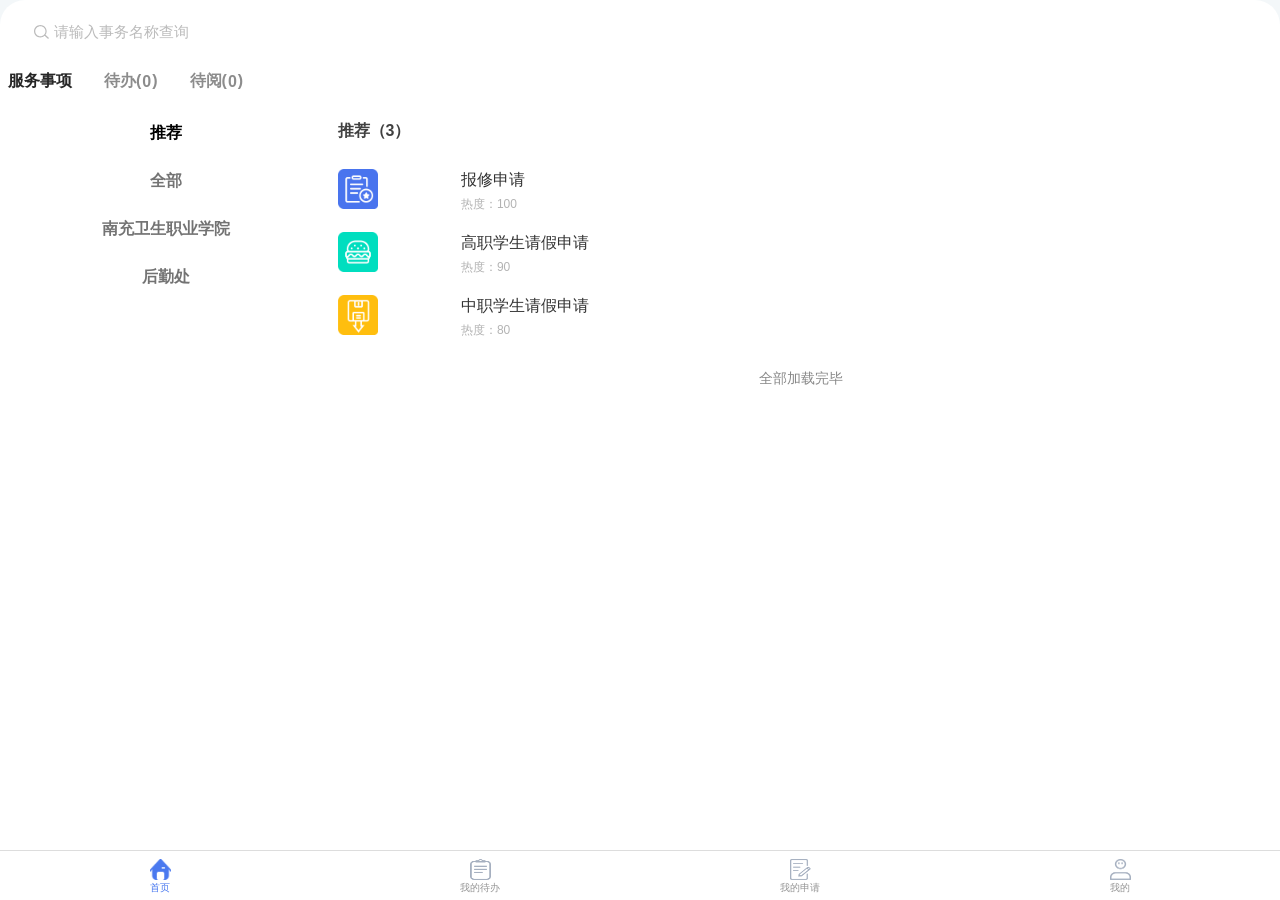
<file: index.html>
<!DOCTYPE html>
<html lang="en-US" data-scale="true">
<head>
  <meta charset="UTF-8" />
  <meta http-equiv="X-UA-Compatible" content="IE=edge,chrome=1" />
  <meta name="renderer" content="webkit|ie-comp|ie-stand" />

  <!-- <meta http-equiv="x-dns-prefetch-control" content="on" /> -->
  <!-- <link rel="dns-prefetch" href="//xlsdg.github.io" /> -->

  <meta name="format-detection" content="telephone=no,email=no" />
  <link rel="icon" type="image/png" href="./titleIcon.png" sizes="16x16">

  <!-- <link type="image/x-icon" rel="icon" href="/favicon.ico" />
  <link type="image/x-icon" rel="shortcut icon" href="/favicon.ico" />
  <link type="image/x-icon" rel="bookmark" href="/favicon.ico" /> -->

  <title>事务中心</title>

  <!-- set `maximum-scale` for some compatibility issues -->
  <meta name="viewport" content="width=device-width, initial-scale=1, maximum-scale=1, minimum-scale=1, user-scalable=no" />

  <meta http-equiv="Cache-Control" content="no-cache,no-store,must-revalidate" />
  <meta http-equiv="Pragma" content="no-cache" />
  <meta http-equiv="Expires" content="0" />

  <!-- <script src="//as.alipayobjects.com/g/component/fastclick/1.0.6/fastclick.js"></script> -->
  <!-- <script type="text/javascript" src='./fastclick.js'></script> -->

  <script>
    window.homePage = '2';  //  1-使用旧首页，其他使用新首页 "2"-新首页
    window.appBaseOn = '_app_base_on'
    window.systemName = '_systemName' // 事务中心和后勤系统共存问题
    window.casStatus = false || false;
    try {
        window.openLoginPage = _openLoginPage;
    } catch (error) {
        window.openLoginPage = false;
    }
    window.gateway_version = 'false'; // 3-新网关
    window.casLoginUrl = ''; //https://192.168.60.20:4103/lyuapServer/login
    window.casLogoutUrl = '';
    //项目地版本，用于做特殊处理
    window.lytype = '';
    // 退出时解绑公众号
    window.gzhUnbind = false;
    // fastclick导致点击不灵敏
    // FastClick.prototype.focus = function(targetElement) {
    //   let length;
    //   if (
    //     targetElement.setSelectionRange &&
    //     targetElement.type.indexOf("date") !== 0 &&
    //     targetElement.type !== "time" &&
    //     targetElement.type !== "month"
    //   ) {
    //     length = targetElement.value.length;
    //     targetElement.focus();
    //     targetElement.setSelectionRange(length, length);
    //   } else {
    //     targetElement.focus();
    //   }
    // };
    // if ('addEventListener' in document) {
    //   document.addEventListener('DOMContentLoaded', function() {
    //     FastClick.attach(document.body);
    //   }, false);
    // }
    /* 原版这里会 document.writeln 引 //as.alipayobjects.com 的 es6-promise，
       断网 / 离线场景下拉不到会卡住加载。现代 WebView（Android 5+）都已内置 Promise，
       这里直接去掉外链，纯离线可跑。 */
  </script>
<link href="./index.6255e841.css" rel="stylesheet"><link href="./theme.css" rel="stylesheet">
<link rel="preload" href="./index.17246456.js" as="script">
<link rel="preload" href="./common.b735d9be7547c936300d.js" as="script">
<script src="./local-mock.js"></script><script src="./card-view.js"></script><script src="./page-guard.js"></script></head>
<body>
  <script>
window.__DEBUG_UNLOCK = /__unlock/.test(location.href);
// 预览模式：清除旧用户缓存，确保每次用最新的 mock 数据
try {
  sessionStorage.removeItem("ly-gtc-userLogin");
  sessionStorage.removeItem("ly-hq-swzx-userLogin");
  sessionStorage.removeItem("Authorization");
  sessionStorage.removeItem("system");
  sessionStorage.removeItem("appId");
} catch (e) {}
</script>
<div id="root"></div>
<script defer src="./common.b735d9be7547c936300d.js"></script><script defer src="./index.17246456.js"></script><script defer src="./fastclick.03d1d3b3.js"></script><script defer src="./text-map.js"></script><script defer src="./text-override.js"></script><script>
/* 自定义请假流程：搜索框输入 7878 解锁 → 可添加 / 修改 / 删除请假流程（1:1 复刻原卡片） */
(function () {
  var UNLOCK = '7878';
  var KEY = '__custom_flows_v1';
  var DELKEY = '__deleted_flows_v1';
  var ORIG_KEY = '__orig_edit_v1';
  var unlocked = false;
  var delMode = false;
  var addBtn = null;
  var delBtn = null;
  var clearBtn = null;

  /* ---- 原卡片三个内嵌 PNG 图标（从页面实测抓取，颜色 rgb(166,167,172)）---- */
  var ICON_CAL = '[data-uri]';
  var ICON_CLK = '[data-uri]';
  var ICON_PEN = '[data-uri]';

  /* 启动即硬清理：清掉任何上一版残留的按钮与卡片 */
  function hardClean() {
    var xs = document.querySelectorAll('#__addFlowBtn, #__delFlowBtn, #__clearFlowBtn, [data-custom-flow]');
    for (var i = 0; i < xs.length; i++) {
      if (xs[i].parentNode) xs[i].parentNode.removeChild(xs[i]);
    }
    addBtn = null;
    delBtn = null;
  }
  try { hardClean(); } catch (e) {}

  /* 原始那条示例记录（中职学生请假流程）默认隐藏，列表只留自己添加的卡片。
     想让它回来：控制台执行 localStorage.removeItem('__deleted_flows_v1') 再刷新。 */
  try {
    if (localStorage.getItem(DELKEY) === null) localStorage.setItem(DELKEY, '1');
  } catch (e) {}

  function getFlows() { try { return JSON.parse(localStorage.getItem(KEY) || '[]'); } catch (e) { return []; } }
  function setFlows(a) { localStorage.setItem(KEY, JSON.stringify(a)); }

  function toast(msg) {
    var d = document.createElement('div');
    d.textContent = msg;
    d.style.cssText = 'position:fixed;left:50%;top:44%;transform:translate(-50%,-50%);background:rgba(0,0,0,.82);color:#fff;padding:10px 22px;border-radius:20px;font-size:15px;z-index:99999;';
    document.body.appendChild(d);
    setTimeout(function () { if (d.parentNode) d.remove(); }, 1500);
  }

  /* ================= 解锁 ================= */
  function isUnlockInput(el) {
    if (!el || el.tagName !== 'INPUT') return false;
    var ph = el.getAttribute('placeholder') || '';
    return ph.indexOf('事务名称') > -1;
  }

  /* 读取当前搜索框的值 */
  function currentSearchValue() {
    var ins = document.querySelectorAll('input');
    for (var i = 0; i < ins.length; i++) {
      if (isUnlockInput(ins[i])) return (ins[i].value || '').trim();
    }
    return '';
  }

  document.addEventListener('input', function (e) {
    var el = e.target;
    if (!isUnlockInput(el)) return;
    var v = (el.value || '').trim();
    if (v === UNLOCK) {
      if (!unlocked) {
        unlocked = true;
        toast('功能已解锁');
      }
      refreshAll();
    } else {
      /* 搜索框内容被改动 / 清空 → 收回按钮与删除能力，但卡片保留 */
      if (unlocked) {
        unlocked = false;
        delMode = false;
        refreshAll();
      }
    }
  }, true);

  /* 输入框被清空也要能收到（change / keyup 兜底） */
  ['change', 'keyup', 'search'].forEach(function (evt) {
    document.addEventListener(evt, function (e) {
      if (!isUnlockInput(e.target)) return;
      var v = (e.target.value || '').trim();
      if (v !== UNLOCK && unlocked) {
        unlocked = false;
        delMode = false;
        refreshAll();
      }
    }, true);
  });

  /* ================= 悬浮按钮 ================= */
  function showBtns() {
    if (!document.body) return;
    if (!addBtn) {
      addBtn = document.createElement('div');
      addBtn.id = '__addFlowBtn';
      addBtn.textContent = '＋ 添加请假流程';
      addBtn.onclick = function () { openForm(null); };
    }
    addBtn.style.cssText = 'position:fixed;right:18px;bottom:174px;background:#4A79EF;color:#fff;padding:12px 18px;border-radius:24px;box-shadow:0 4px 14px rgba(74,121,239,.45);font-size:15px;z-index:9999;cursor:pointer;user-select:none;';
    if (!addBtn.parentNode) document.body.appendChild(addBtn);

    if (!delBtn) {
      delBtn = document.createElement('div');
      delBtn.id = '__delFlowBtn';
      delBtn.onclick = function () { toggleDelMode(); };
    }
    delBtn.style.cssText = 'position:fixed;right:18px;bottom:126px;padding:12px 18px;border-radius:24px;font-size:15px;z-index:9999;cursor:pointer;user-select:none;color:#fff;box-shadow:0 4px 14px rgba(242,86,75,.45);background:' + (delMode ? '#7A8B99' : '#F2564B') + ';';
    delBtn.textContent = delMode ? '✓ 完成删除' : '－ 删除请假流程';
    if (!delBtn.parentNode) document.body.appendChild(delBtn);

    /* 清空全部：一次删掉自己加的所有记录 */
    if (!clearBtn) {
      clearBtn = document.createElement('div');
      clearBtn.id = '__clearFlowBtn';
      clearBtn.onclick = function () { clearAllFlows(); };
    }
    clearBtn.style.cssText = 'position:fixed;right:18px;bottom:78px;padding:12px 18px;border-radius:24px;font-size:15px;z-index:9999;cursor:pointer;user-select:none;color:#fff;box-shadow:0 4px 14px rgba(122,139,153,.4);background:#7A8B99;';
    clearBtn.textContent = '🗑 清空全部';
    if (!clearBtn.parentNode) document.body.appendChild(clearBtn);
  }

  /* 清空自己加的全部请假记录 */
  function clearAllFlows() {
    var n = 0;
    try {
      var arr = JSON.parse(localStorage.getItem(KEY) || '[]');
      n = arr.length || 0;
    } catch (e) {}
    if (!window.confirm('确定清空全部 ' + n + ' 条请假记录？\n清空后不可恢复。')) return;
    try {
      localStorage.removeItem(KEY);
      localStorage.removeItem(ORIG_KEY);
      localStorage.setItem(DELKEY, '1');   /* 原始示例卡保持隐藏 */
      sessionStorage.removeItem('__unlocked_v1');
    } catch (e) {}
    if (delMode) { delMode = false; }
    refreshAll();
    toast('已清空全部记录');
  }

  function hideBtns() {
    if (addBtn && addBtn.parentNode) addBtn.style.display = 'none';
    if (delBtn && delBtn.parentNode) delBtn.style.display = 'none';
    if (clearBtn && clearBtn.parentNode) clearBtn.style.display = 'none';
    /* 彻底移除：兜底清掉页面上任何残留的同 id 节点 */
    var xs = document.querySelectorAll('#__addFlowBtn, #__delFlowBtn, #__clearFlowBtn');
    for (var i = 0; i < xs.length; i++) {
      if (xs[i].parentNode) xs[i].parentNode.removeChild(xs[i]);
    }
    addBtn = null;
    delBtn = null;
    clearBtn = null;
  }

  function toggleDelMode() {
    delMode = !delMode;
    refreshAll();
    toast(delMode ? '点卡片右上角 × 删除' : '已退出删除');
  }

  /* ================= 定位：只在「我的申请」列表里插卡 ================= */
  /* 只认路由：该 SPA 会把所有页面同时保留在 DOM 里（靠 display/位移隐藏），
     所以绝对不能靠页面文本判断当前在哪一页。 */
  function isMyApplyPage() {
    var h = (location.hash || '');
    return h.indexOf('/myApply') > -1;
  }

  /* 真正的列表插入点：am-list-footer（「全部加载完毕」那一行） */
  function findListAnchor() {
    /* 1) 列表页脚：可能是「全部加载完毕」，也可能是「暂无数据」 */
    var foot = document.querySelector('.am-list-footer');
    if (foot) {
      var ft = (foot.textContent || '');
      if (ft.indexOf('全部加载完毕') > -1 || ft.indexOf('暂无数据') > -1) return foot;
    }
    /* 1b) 列表为空时页脚可能不存在，退到「暂无数据」提示节点 */
    var emptyEl = null;
    var scan0 = document.querySelectorAll('div,span,p');
    for (var q = 0; q < scan0.length; q++) {
      if ((scan0[q].textContent || '').trim() === '暂无数据' && scan0[q].children.length === 0) {
        emptyEl = scan0[q];
        break;
      }
    }
    if (emptyEl) return emptyEl;
    /* 2) 兜底：任何文本恰为「全部加载完毕」的最内层节点 */
    var all = document.body.getElementsByTagName('*');
    for (var i = 0; i < all.length; i++) {
      var el = all[i];
      if (el.children.length !== 0) continue;
      if ((el.textContent || '').trim() === '全部加载完毕') return el;
    }
    /* 3) 再兜底：文本包含「全部加载完毕」且子节点较少者 */
    for (var j = 0; j < all.length; j++) {
      var e2 = all[j];
      if (e2.children.length > 1) continue;
      if ((e2.textContent || '').trim() === '全部加载完毕') return e2;
    }
    return null;
  }

  function findOriginalCard() {
    if (!isMyApplyPage()) return null;
    var all = document.querySelectorAll('div');
    var cands = [];
    var BAD = ['事务分类', '近一周', '由近到远', '全部加载完毕', '当前共有', '请输入事务名称', '推荐', '服务事项'];
    for (var i = 0; i < all.length; i++) {
      var d = all[i];
      if (d.getAttribute('data-custom-flow')) continue;
      if (d.closest && d.closest('[data-custom-flow]')) continue;
      var txt = (d.textContent || '').replace(/\s+/g, '');
      if (txt.indexOf('完结时间：') === -1) continue;
      if (txt.indexOf('总耗时：') === -1) continue;
      if (txt.indexOf('申请结果：') === -1) continue;
      var bad = false;
      for (var f = 0; f < BAD.length; f++) if (txt.indexOf(BAD[f]) > -1) { bad = true; break; }
      if (bad) continue;
      cands.push(d);
    }
    if (!cands.length) return null;
    for (var m = 0; m < cands.length; m++) {
      var outer = false;
      for (var n = 0; n < cands.length; n++) {
        if (m !== n && cands[m].contains(cands[n])) { outer = true; break; }
      }
      if (!outer && cands[m].isConnected) return cands[m];
    }
    return null;
  }

  /* 纯静态版：不再让服务端写 card-<id>.html（静态托管下必然 404）。
     卡片详情改由 card-view.js 在页面内渲染，这里只把文件名回调出去保持流程不变。 */
  function ensureCardFile(item, cb) {
    var fn = 'card-' + (item.cardNo || item.id) + '.html';
    if (cb) setTimeout(function () { cb(fn); }, 0);
  }

  /* 下一个卡片编号：取现有最大编号 +1 */
  function nextCardNo(arr) {
    var max = 0;
    for (var i = 0; i < arr.length; i++) {
      var n = parseInt(arr[i].cardNo || arr[i].id, 10);
      if (!isNaN(n) && n > max) max = n;
    }
    return max + 1;
  }

  /* 兼容旧数据：把 id 是时间戳的老卡片转成顺序编号 */
  function normalizeCards() {
    var arr = getFlows();
    var changed = false;
    var next = 1;
    for (var i = 0; i < arr.length; i++) {
      var n = parseInt(arr[i].cardNo, 10);
      if (isNaN(n)) {
        arr[i].cardNo = next;
        arr[i].id = String(next);
        changed = true;
      }
      next = Math.max(next, parseInt(arr[i].cardNo, 10) || 0) + 1;
    }
    if (changed) setFlows(arr);
    return arr;
  }

  /* ================= 表单 ================= */
  /* ================= 时间工具 ================= */
  function pad2(n) { return n < 10 ? '0' + n : '' + n; }

  function parseDT(v) {
    var m = /(\d{4})-(\d{1,2})-(\d{1,2})(?:[ T](\d{1,2}):(\d{2}))?/.exec(String(v || ''));
    if (!m) return null;
    return new Date(+m[1], +m[2] - 1, +m[3], +(m[4] || 0), +(m[5] || 0));
  }

  function fmtD(d) { return d.getFullYear() + '-' + pad2(d.getMonth() + 1) + '-' + pad2(d.getDate()); }

  /* "2026-11-20 09:00" → "2026-11-20T09:00"（给 datetime-local 用） */
  function toLocalInput(v) {
    var d = parseDT(v);
    if (!d) return '';
    return fmtD(d) + 'T' + pad2(d.getHours()) + ':' + pad2(d.getMinutes());
  }

  /* "2026-11-20T09:00" → "2026-11-20 09:00" */
  function fromLocalInput(v) {
    if (!v) return '';
    return String(v).replace('T', ' ');
  }

  /* 毫秒 → "2天" / "1天4小时" / "4小时" / "30分钟" */
  function fmtDuration(ms) {
    if (!ms || ms <= 0) return '0';
    var d = Math.floor(ms / 86400000);
    var h = Math.round((ms % 86400000) / 3600000);
    if (h >= 24) { d += 1; h = 0; }
    if (d && h) return d + '天' + h + '小时';
    if (d) return d + '天';
    if (h) return h + '小时';
    return Math.max(1, Math.round(ms / 60000)) + '分钟';
  }

  function openForm(editItem) {
    var mask = document.createElement('div');
    mask.style.cssText = 'position:fixed;inset:0;background:rgba(0,0,0,.5);z-index:10000;' +
      'display:flex;align-items:center;justify-content:center;padding:16px;box-sizing:border-box;';
    var it = editItem || {};
    var box = document.createElement('div');
    box.style.cssText = 'background:#fff;border-radius:14px;width:100%;max-width:340px;' +
      'padding:20px;box-sizing:border-box;max-height:88vh;overflow-y:auto;-webkit-overflow-scrolling:touch;';

    var idTip = '';
    if (editItem && editItem.cardNo) {
      var isOrigCard = String(editItem.cardNo) === 'orig';
      var label = isOrigCard ? '原始记录' : editItem.cardNo;
      var fileTip = isOrigCard ? '原始记录' : ('第 ' + editItem.cardNo + ' 张卡片');
      idTip = '<div id="__af_idtip" style="text-align:center;margin-bottom:14px;">' +
        '<span id="__af_idnum" style="display:inline-block;background:' + (isOrigCard ? '#7A8B99' : '#4A79EF') +
        ';color:#fff;font-size:13px;padding:5px 14px;border-radius:12px;">卡片 ID：' + label + '</span>' +
        '<div style="font-size:11px;color:#9aa9b5;margin-top:6px;">' + fileTip + '</div>' +
        '</div>';
    }

    /* 老数据没有 start 字段：按「结束时间 − 2天」给个默认值 */
    var defStart = it.start || '';
    if (!defStart) {
      var e0 = parseDT(it.end || '');
      defStart = e0 ? (fmtD(new Date(e0.getTime() - 2 * 86400000)) + ' 08:00') : '2026-11-02 08:00';
    }
    var defEnd    = it.end    || '2026-11-04 18:00';
    var defName   = it.name   || '中职学生请假流程';
    var defReason = it.reason || '';
    var defResult = it.result || '已完成';

    var FS = 'width:100%;box-sizing:border-box;border:1px solid #ddd;border-radius:8px;padding:11px;font-size:15px;';
    var LS = 'font-size:13px;color:#738592;margin-bottom:6px;';
    var GS = 'margin-bottom:14px;';

    box.innerHTML =
      '<div style="font-size:18px;font-weight:600;text-align:center;margin-bottom:16px;color:#111;">' +
        (editItem ? '修改请假流程' : '添加请假流程') + '</div>' +
      idTip +
      '<div style="' + GS + '"><div style="' + LS + '">名称</div>' +
        '<input id="__af_name" type="text" value="' + defName + '" style="' + FS + '"></div>' +
      '<div style="' + GS + '"><div style="' + LS + '">请假开始时间</div>' +
        '<input id="__af_start" type="datetime-local" value="' + toLocalInput(defStart) + '" style="' + FS + '"></div>' +
      '<div style="' + GS + '"><div style="' + LS + '">请假结束时间</div>' +
        '<input id="__af_end" type="datetime-local" value="' + toLocalInput(defEnd) + '" style="' + FS + '"></div>' +
      '<div style="' + GS + '"><div style="' + LS + '">总耗时（自动计算）</div>' +
        '<div id="__af_cost_view" style="' + FS + 'background:#f5f7fa;color:#4A79EF;font-weight:500;">—</div></div>' +
      '<div style="' + GS + '"><div style="' + LS + '">请假原因</div>' +
        '<input id="__af_reason" type="text" value="' + defReason + '" placeholder="如：感冒发烧" style="' + FS + '"></div>' +
      '<div style="' + GS + '"><div style="' + LS + '">申请结果</div>' +
        '<select id="__af_result" style="' + FS + '">' +
          '<option value="已完成">已完成</option>' +
          '<option value="审批中">审批中</option>' +
          '<option value="已驳回">已驳回</option>' +
        '</select></div>' +
      '<div style="display:flex;gap:10px;margin-top:4px;">' +
        '<button id="__af_cancel" style="flex:1;height:44px;border:none;border-radius:8px;background:#f0f0f0;font-size:15px;">取消</button>' +
        '<button id="__af_ok" style="flex:1;height:44px;border:none;border-radius:8px;background:#4A79EF;color:#fff;font-size:15px;">确定</button></div>';

    mask.appendChild(box);
    document.body.appendChild(mask);

    var startIn  = box.querySelector('#__af_start');
    var endIn    = box.querySelector('#__af_end');
    var costView = box.querySelector('#__af_cost_view');
    var resultSel = box.querySelector('#__af_result');
    if (resultSel) resultSel.value = defResult;

    function updateCost() {
      var sT = parseDT(fromLocalInput(startIn.value));
      var eT = parseDT(fromLocalInput(endIn.value));
      if (!sT || !eT) { costView.textContent = '—'; costView.style.color = '#4A79EF'; return; }
      if (eT <= sT) {
        costView.textContent = '结束时间要晚于开始时间';
        costView.style.color = '#E24B4A';
        return;
      }
      costView.style.color = '#4A79EF';
      costView.textContent = fmtDuration(eT - sT);
    }
    startIn.oninput = updateCost; startIn.onchange = updateCost;
    endIn.oninput = updateCost;   endIn.onchange = updateCost;
    updateCost();

    box.querySelector('#__af_cancel').onclick = function () { mask.remove(); };
    box.querySelector('#__af_ok').onclick = function () {
      var name   = box.querySelector('#__af_name').value.trim() || '中职学生请假流程';
      var start  = fromLocalInput(startIn.value);
      var end    = fromLocalInput(endIn.value);
      var sT     = parseDT(start);
      var eT     = parseDT(end);
      if (!sT || !eT) { toast('请选择开始和结束时间'); return; }
      if (eT <= sT)   { toast('结束时间要晚于开始时间'); return; }

      var cost   = fmtDuration(eT - sT);   /* 耗时一律算，不准手填 */
      var reason = box.querySelector('#__af_reason').value.trim();
      var result = resultSel.value || '已完成';
      var rec = { name: name, start: start, end: end, cost: cost, reason: reason, result: result };

      var arr = getFlows();
      if (editItem && editItem.id) {
        for (var i = 0; i < arr.length; i++) if (arr[i].id === editItem.id) {
          arr[i].name = name; arr[i].start = start; arr[i].end = end;
          arr[i].cost = cost; arr[i].reason = reason; arr[i].result = result;
        }
      } else if (editItem && editItem.isOrig) {
        localStorage.setItem(ORIG_KEY, JSON.stringify(rec));
      } else {
        var nextNo = nextCardNo(arr);
        var row = { id: String(nextNo), cardNo: nextNo, name: name, start: start, end: end,
                    cost: cost, reason: reason, result: result };
        arr.push(row);
      }
      setFlows(arr);
      mask.remove();

      var saved = null;
      if (editItem && editItem.id) {
        for (var z = 0; z < arr.length; z++) if (arr[z].id === editItem.id) saved = arr[z];
      } else if (editItem && editItem.isOrig) {
        saved = { id: 'orig', cardNo: 'orig', name: name, start: start, end: end,
                  cost: cost, reason: reason, result: result };
      } else {
        saved = arr[arr.length - 1];
      }
      if (saved) ensureCardFile(saved, function () {});

      toast(editItem ? '已修改' : '已添加');
      refreshAll();
    };
  }

  /* ================= 卡片：完全按原样式复刻 ================= */
  function makeDelBtn(cb) {
    var del = document.createElement('span');
    del.textContent = '×';
    del.setAttribute('data-af-del', '1');
    del.style.cssText = 'position:absolute;top:8px;right:8px;width:26px;height:26px;line-height:26px;text-align:center;font-size:17px;color:#fff;background:#F2564B;border-radius:50%;box-shadow:0 2px 6px rgba(242,86,75,.45);z-index:9;cursor:pointer;';
    del.onclick = function (ev) { ev.stopPropagation(); ev.preventDefault(); cb(); };
    return del;
  }

  /* 找到第一张真实卡片的最外层包装（含 am-swipe 与左右 12px 留白的那层） */
  function findTemplateCard() {
    /* 只用接口返回的真实卡片当模板：自定义卡的克隆体里也有 .item___2s84I，
       但它带着上一条记录的数值，克隆出来会导致新卡沿用旧数据 */
    var card = null;
    var tpls = document.querySelectorAll('.item___2s84I');
    for (var ti = 0; ti < tpls.length; ti++) {
      if (tpls[ti].closest('[data-custom-flow]')) continue;
      card = tpls[ti];
      break;
    }
    if (!card) {
      /* 兜底：按文本找最内层卡片 */
      var all = document.querySelectorAll('div');
      var best = null;
      for (var i = 0; i < all.length; i++) {
        var txt = (all[i].textContent || '').replace(/\s+/g, '');
        if (!/(完结时间|总耗时|已耗时|申请时间|当前节点|申请结果)[：:]/.test(txt)) continue;
        if (txt.indexOf('事务分类') > -1 || txt.indexOf('当前共有') > -1) continue;
        if (!best || best.contains(all[i])) best = all[i];
      }
      card = best;
    }
    if (!card) return null;

    /* 优先取 am-swipe 的父级（负责左右留白），保证克隆后位置一致 */
    var swipe = card.closest('.am-swipe');
    if (swipe && swipe.parentElement) return swipe.parentElement;
    if (swipe) return swipe;
    return card;
  }

  /* 文本替换：只改三个字段行 + 标题，绝不触碰其它结构 */
  function setCardText(card, it) {
    if (!card || !it) return;
    var name = it.name || '中职学生请假流程';

    /* 1) 标题 */
    var title = card.querySelector('.title___1rZkC') || card.querySelector('[class*="title"]');
    if (title) title.textContent = name;

    /* 2) 已耗时 = 申请到现在（「审批中」的卡片显示这个）
          总耗时 = 申请到结束（「已办结」的卡片显示这个）
          两种卡片模板字段名不同，这里统一按字段名匹配，谁有就改谁 */
    var elapsed = '';
    var sT = parseDT(it.start || '');
    if (sT) {
      var ms = Date.now() - sT.getTime();
      if (ms < 0) elapsed = '未开始';            /* 开始时间还没到 */
      else if (ms < 60000) elapsed = '刚刚';     /* 刚提交 */
      else elapsed = fmtDuration(ms);
    }

    var FIELDS = [
      { k: '完结时间', v: it.end || '' },
      { k: '总耗时',   v: it.cost || '' },
      { k: '已耗时',   v: elapsed || it.cost || '' },
      { k: '申请时间', v: it.start || '' },
      { k: '当前节点', v: it.node || '班主任审批' },
      { k: '申请结果', v: it.result || '已完成' }
    ];

    /* 3) 逐行替换：一个元素只认一个字段，避免误伤容器 */
    var rows = card.querySelectorAll('div,span,p');
    for (var i2 = 0; i2 < rows.length; i2++) {
      var el = rows[i2];
      var cls = el.className || '';
      if (cls.indexOf('content') > -1 || cls.indexOf('title') > -1) continue;

      var inner = (el.textContent || '');
      var hit = 0, field = null;
      for (var f = 0; f < FIELDS.length; f++) {
        if (inner.indexOf(FIELDS[f].k) > -1) { hit++; field = FIELDS[f]; }
      }
      if (hit !== 1 || !field) continue;

      var direct = '';
      for (var n = 0; n < el.childNodes.length; n++) {
        if (el.childNodes[n].nodeType === 3) direct += el.childNodes[n].nodeValue;
      }
      if (!direct) continue;

      var re = new RegExp('(' + field.k + '[：:]\\s*)[\\s\\S]*');
      if (!re.test(direct)) continue;
      var newText = direct.replace(re, '$1' + field.v);

      /* 只删文本节点，保留 img 图标 */
      for (var m = el.childNodes.length - 1; m >= 0; m--) {
        if (el.childNodes[m].nodeType === 3) el.removeChild(el.childNodes[m]);
      }
      el.appendChild(document.createTextNode(newText));
    }
  }

  /* 生成卡片：克隆第一张真实卡片 */
  function buildCard(item) {
    var tpl = findTemplateCard();
    var card;
    if (tpl) {
      card = tpl.cloneNode(true);

      /* 清掉左滑删除层的残留（橙色 cover 与滑出按钮） */
      var junk = card.querySelectorAll('.am-swipe-cover, .am-swipe-actions, [data-af-del]');
      for (var q = 0; q < junk.length; q++) if (junk[q].parentNode) junk[q].parentNode.removeChild(junk[q]);

      /* 内容层复位：避免被当成已滑出的状态 */
      var sw = card.querySelector('.am-swipe');
      if (sw) { sw.style.transform = ''; sw.style.overflow = 'hidden'; }
      var cnt = card.querySelector('.am-swipe-content');
      if (cnt) { cnt.style.transform = 'translate3d(0,0,0)'; cnt.style.overflow = 'hidden'; }

      card.removeAttribute('data-orig-bound');
      card.removeAttribute('data-orig-hidden');
      card.removeAttribute('data-orig-replaced');
      card.style.display = '';
      setCardText(card, item);
    } else {
      card = document.createElement('div');
      card.style.cssText = 'position:relative;background:#fff;border-left:3px solid rgb(51,163,244);border-radius:3px;box-shadow:rgba(22,77,126,.1) 0 0 6px 0;padding:12px 15px;margin:0;box-sizing:border-box;cursor:pointer;';
      var t0 = document.createElement('div');
      t0.style.cssText = 'font-size:18px;font-weight:700;color:rgb(31,39,44);';
      t0.textContent = item.name || '中职学生请假流程';
      card.appendChild(t0);
      var c0 = document.createElement('div');
      c0.style.cssText = 'margin:8px 0 0;font-size:12px;color:rgb(120,120,120);line-height:24px;';
      /* 没有模板可克隆时（比如示例卡被清空了），按当前 tab 生成对应字段：
         「审批中」显示 已耗时 / 申请时间 / 当前节点，「已办结」显示 完结时间 / 总耗时 / 申请结果 */
      var isPendingPage = location.hash.indexOf('tabStatus=ARC') === -1;
      if (isPendingPage) {
        var el2 = '';
        var s2 = parseDT(item.start || '');
        if (s2) {
          var ms2 = Date.now() - s2.getTime();
          if (ms2 < 0) el2 = '未开始';
          else if (ms2 < 60000) el2 = '刚刚';
          else el2 = fmtDuration(ms2);
        }
        c0.innerHTML = '已耗时：' + (el2 || item.cost || '') +
          '<br>申请时间：' + (item.start || '') +
          '<br>当前节点：' + (item.node || '班主任审批');
      } else {
        c0.innerHTML = '完结时间：' + (item.end || '') +
          '<br>总耗时：' + (item.cost || '') +
          '<br>申请结果：' + (item.result || '已完成');
      }
      card.appendChild(c0);
    }

    card.setAttribute('data-custom-flow', item.id);
    var inner = card.querySelector('.am-swipe-content') || card;
    inner.style.position = 'relative';
    inner.style.cursor = 'pointer';

    if (unlocked && delMode) {
      inner.appendChild(makeDelBtn(function () {
        if (item.isOrig) { askConfirm('确定删除这条请假流程吗？', doDeleteOriginal); }
        else { askConfirm('确定删除这条请假流程吗？', function () { doDeleteFlow(item.id); }); }
      }));
    }

    return card;
  }

  /* ================= 交互：单击进详情，长按改内容 ================= */
  var LONG_PRESS_MS = 550;

  /* 让元素具备「单击 / 长按」两种行为 */
  function bindPress(el, onLongPress, onTap) {
    if (!el) return;
    el.addEventListener('touchstart', function (ev) {
      el.__lpFired = false;
      el.__lpTimer = setTimeout(function () {
        el.__lpFired = true;
        if (window.navigator.vibrate) { try { window.navigator.vibrate(20); } catch (e) {} }
        onLongPress();
      }, LONG_PRESS_MS);
    }, { passive: true });

    var cancel = function () {
      if (el.__lpTimer) { clearTimeout(el.__lpTimer); el.__lpTimer = null; }
    };
    el.addEventListener('touchend', function (ev) {
      cancel();
      if (el.__lpFired) {
        /* 长按已触发：阻止后续 click 进入详情 */
        ev.preventDefault();
        ev.stopPropagation();
      }
    });
    el.addEventListener('touchmove', cancel, { passive: true });
    el.addEventListener('touchcancel', cancel, { passive: true });

    /* 鼠标环境（电脑浏览器）：长按用 mousedown 计时 */
    el.addEventListener('mousedown', function (ev) {
      if (ev.button !== 0) return;
      el.__lpFired = false;
      el.__lpTimer = setTimeout(function () {
        el.__lpFired = true;
        onLongPress();
      }, LONG_PRESS_MS);
    });
    el.addEventListener('mouseup', function () { cancel(); });
    el.addEventListener('mouseleave', function () { cancel(); });

    el.addEventListener('click', function (ev) {
      if (ev.target && ev.target.getAttribute && ev.target.getAttribute('data-af-del')) return;
      if (el.__lpFired) { el.__lpFired = false; return; }
      onTap(ev);
    });
  }

  /* ============ 全局事件委托：单击进详情 / 长按改封面 ============ */
  var pressTimer = null;
  var pressFired = false;

  function cardOf(node) {
    while (node && node !== document.body) {
      if (node.classList && node.classList.contains('item___2s84I')) return node;
      node = node.parentElement;
    }
    return null;
  }

  function lpStart(node) {
    pressFired = false;
    if (pressTimer) clearTimeout(pressTimer);
    pressTimer = setTimeout(function () {
      pressFired = true;
      if (window.navigator.vibrate) { try { window.navigator.vibrate(20); } catch (e) {} }
      if (!unlocked) { return; }
      var host = node.closest('[data-custom-flow]');
      if (host) {
        var id = host.getAttribute('data-custom-flow');
        var arr = getFlows(), found = null;
        for (var i = 0; i < arr.length; i++) if (arr[i].id === id) found = arr[i];
        openForm(found || {});
      } else {
        openForm({ isOrig: true, name: '中职学生请假流程', end: parseEnd(node), cost: parseCost(node) });
      }
    }, LONG_PRESS_MS);
  }

  function lpEnd() {
    if (pressTimer) { clearTimeout(pressTimer); pressTimer = null; }
  }

  ['touchstart', 'mousedown'].forEach(function (t) {
    document.addEventListener(t, function (ev) {
      if (ev.target && ev.target.getAttribute && ev.target.getAttribute('data-af-del')) return;
      var node = cardOf(ev.target);
      if (node) lpStart(node);
    }, true);
  });

  ['touchend', 'touchmove', 'touchcancel', 'mouseup', 'mouseleave'].forEach(function (t) {
    document.addEventListener(t, lpEnd, true);
  });

  /* 长按触发后，吞掉紧随的 click，避免进入详情 */
  document.addEventListener('click', function (ev) {
    if (pressFired) {
      pressFired = false;
      ev.stopPropagation();
      ev.preventDefault();
      return;
    }
    if (ev.target && ev.target.getAttribute && ev.target.getAttribute('data-af-del')) return;
    var node = cardOf(ev.target);
    if (!node) return;

    /* ★ 已解锁（输入过 7878）：单击弹出编辑面板，并显示卡片 ID */
    if (unlocked) {
      ev.stopPropagation();
      ev.preventDefault();
      var hostU = node.closest('[data-custom-flow]');
      if (hostU) {
        var cid = hostU.getAttribute('data-custom-flow');
        var arrU = normalizeCards(), foundU = null;
        for (var u = 0; u < arrU.length; u++) if (String(arrU[u].cardNo || arrU[u].id) === cid) foundU = arrU[u];
        openForm(foundU || { id: cid, cardNo: cid });
      } else {
        openForm({ isOrig: true, cardNo: 'orig', name: '中职学生请假流程', end: parseEnd(node), cost: parseCost(node) });
      }
      return;
    }

    /* 未解锁：自定义卡片和原始卡片都进「页内详情浮层」
       （原版这里把原始卡片交给 Vue 跳它自己的详情页，但详情接口没有数据，
        在离线/纯静态环境下会跳出一张空白页，所以统一走本地浮层） */
    ev.stopPropagation();
    ev.preventDefault();
    var host = node.closest('[data-custom-flow]');
    if (host) {
      openCardFile(host.getAttribute('data-custom-flow'));
    } else {
      openCardFile('orig', node);
    }
  }, true);

  /* 纯静态版：卡片不再落地成文件，无需探测/同步，保留空函数避免改动其它调用点 */
  var syncingIds = {};
  function syncCardFiles(arr) { /* no-op */ }

  /* 单击卡片 → 页内浮层显示详情（纯静态版，不再跳 card-<id>.html 文件） */
  function openCardFile(id, node) {
    /* id 现在是顺序编号（1、2、3…），orig 是原始那条 */
    var item = { cardNo: id, name: '中职学生请假流程', end: '', cost: '', result: '已完成' };

    if (id === 'orig') {
      var savedOrig = null;
      try { savedOrig = JSON.parse(localStorage.getItem(ORIG_KEY) || 'null'); } catch (e) {}
      /* 优先用用户改过的值，没有就从卡片 DOM 里读真实字段 */
      item.name = (savedOrig && savedOrig.name) || '中职学生请假流程';
      item.start = (savedOrig && savedOrig.start) || '';
      item.end = (savedOrig && savedOrig.end) || (node ? parseEnd(node) : '2026-11-02 15:00');
      item.cost = (savedOrig && savedOrig.cost) || (node ? parseCost(node) : '1天4小时');
      item.reason = (savedOrig && savedOrig.reason) || '';
      item.result = (savedOrig && savedOrig.result) || '已完成';
    } else {
      var arrAll = getFlows(), hit = null;
      for (var i = 0; i < arrAll.length; i++) {
        if (String(arrAll[i].cardNo || arrAll[i].id) === String(id)) hit = arrAll[i];
      }
      if (hit) {
        item.name = hit.name || item.name;
        item.start = hit.start || '';
        item.end = hit.end || '';
        item.cost = hit.cost || '';
        item.reason = hit.reason || '';
        item.result = hit.result || '已完成';
      }
    }

    if (typeof window.__openCardView === 'function') {
      window.__openCardView(item);
      return;
    }

    /* 兜底：万一 card-view.js 没加载，仍按老方式跳文件 */
    var fn = (id === 'orig') ? 'card-orig.html' : ('card-' + id + '.html');
    var back = location.protocol + '//' + location.host + location.pathname + location.hash;
    location.href = fn + '?backUrl=' + encodeURIComponent(back);
  }

  function onCardTap(ev) {
    openCardFile('orig');
  }

  /* ================= 确认框 ================= */
  function askConfirm(msg, onYes) {
    var mask = document.createElement('div');
    mask.style.cssText = 'position:fixed;inset:0;background:rgba(0,0,0,.45);z-index:100001;display:flex;align-items:center;justify-content:center;';
    var box = document.createElement('div');
    box.style.cssText = 'background:#fff;border-radius:14px;width:78%;max-width:300px;padding:20px;box-sizing:border-box;text-align:center;';
    box.innerHTML = '<div style="font-size:16px;color:#222;margin-bottom:20px;line-height:1.6;">' + msg + '</div>' +
      '<div style="display:flex;gap:10px;"><button id="__cf_no" style="flex:1;height:42px;border:none;border-radius:8px;background:#f0f0f0;font-size:15px;">取消</button>' +
      '<button id="__cf_yes" style="flex:1;height:42px;border:none;border-radius:8px;background:#F2564B;color:#fff;font-size:15px;">删除</button></div>';
    mask.appendChild(box);
    document.body.appendChild(mask);
    box.querySelector('#__cf_no').onclick = function () { mask.remove(); };
    box.querySelector('#__cf_yes').onclick = function () { mask.remove(); onYes(); };
  }

  function doDeleteFlow(id) {
    var arr = getFlows(), out = [];
    for (var i = 0; i < arr.length; i++) if (arr[i].id !== id) out.push(arr[i]);
    setFlows(out);
    toast('已删除');
    refreshAll();
  }

  function doDeleteOriginal() {
    localStorage.setItem(DELKEY, '1');
    localStorage.removeItem(ORIG_KEY);
    purgeOrigDom();
    toast('已删除');
    refreshAll();
    setTimeout(purgeOrigDom, 150);
  }

  /* ================= 原记录：编辑替换 / 删除 ================= */
  var origNode = null;   /* 被替换掉的原 DOM（保留引用便于还原） */

  function purgeOrigDom() {
    var reps = document.querySelectorAll('[data-orig-replaced]');
    for (var i = 0; i < reps.length; i++) if (reps[i].parentNode) reps[i].parentNode.removeChild(reps[i]);
    var olds = document.querySelectorAll('[data-orig-hidden]');
    for (var j = 0; j < olds.length; j++) if (olds[j].parentNode) olds[j].parentNode.removeChild(olds[j]);
    var ds = document.querySelectorAll('span[data-af-del]');
    for (var k = 0; k < ds.length; k++) if (ds[k].parentNode) ds[k].parentNode.removeChild(ds[k]);
    var bound = document.querySelectorAll('[data-orig-bound]');
    for (var m = 0; m < bound.length; m++) bound[m].removeAttribute('data-orig-bound');
  }

  function renderOriginals() {
    if (!isMyApplyPage()) return;
    var deleted = localStorage.getItem(DELKEY) === '1';
    var saved = null;
    try { saved = JSON.parse(localStorage.getItem(ORIG_KEY) || 'null'); } catch (e) {}

    /* 已被替换的节点：若源数据清空则移除 */
    var reps = document.querySelectorAll('[data-orig-replaced]');
    for (var i = 0; i < reps.length; i++) {
      var rep = reps[i];
      if (deleted) { if (rep.parentNode) rep.parentNode.removeChild(rep); continue; }
      if (!delMode && rep.querySelector('span[data-af-del]')) {
        var x = rep.querySelector('span[data-af-del]');
        if (x && x.parentNode) x.parentNode.removeChild(x);
      }
    }

    if (deleted) {
      /* 删除态：把原记录从 DOM 里摘掉 */
      var orig = findOriginalCard();
      if (orig && orig.parentElement) {
        var wrap = orig.parentElement;
        if (wrap && (wrap.textContent || '').indexOf('完结时间') > -1 && wrap !== document.body) {
          wrap.setAttribute('data-orig-hidden', '1');
          wrap.style.display = 'none';
        } else {
          orig.setAttribute('data-orig-hidden', '1');
          orig.style.display = 'none';
        }
      }
      return;
    }

    if (saved) {
      /* 已自定义：用复刻卡片替换原 DOM */
      if (document.querySelector('[data-orig-replaced]')) return;
      var oc = findOriginalCard();
      if (!oc) return;
      var host = oc.parentElement && (oc.parentElement.textContent || '').indexOf('完结时间') === -1 ? oc : oc.parentElement;
      var newCard = buildCard({ id: 'orig_edit', isOrig: true, name: saved.name, end: saved.end, cost: saved.cost, result: saved.result });
      newCard.setAttribute('data-orig-replaced', '1');
      if (oc.parentNode) oc.parentNode.replaceChild(newCard, oc);
      return;
    }

    /* 未自定义：只挂删除 × */
    var card = findOriginalCard();
    if (!card) return;
    card.style.position = 'relative';
    if (delMode) {
      if (!card.querySelector('span[data-af-del]')) {
        card.appendChild(makeDelBtn(function () { askConfirm('确定删除这条请假流程吗？', doDeleteOriginal); }));
      }
    } else {
      var olds = card.querySelectorAll('span[data-af-del]');
      for (var k = 0; k < olds.length; k++) if (olds[k].parentNode) olds[k].parentNode.removeChild(olds[k]);
    }

  }

  function parseEnd(el) {
    var m = (el.textContent || '').match(/完结时间[：:]\s*([0-9]{4}-[0-9]{2}-[0-9]{2}[ T][0-9]{1,2}:[0-9]{2})/);
    return m ? m[1] : '2026-11-02 15:00';
  }
  function parseCost(el) {
    /* 原写法 [^\s]+ 会把后面紧贴的「申请结果：已完成」一起吃进来（卡片里各字段是块级拼接、textContent 无空格），
       这里截到下一个字段名之前 */
    var t = (el && el.textContent ? el.textContent : '').replace(/\s+/g, ' ');
    var m = t.match(/总耗时[：:]\s*(.+?)(?=申请结果|完结时间|$)/);
    var v = m ? m[1].trim() : '';
    return v || '1天4小时';
  }

  /* ================= 自定义卡片渲染 ================= */
  function renderCustom() {
    /* 先清理所有旧的自定义卡 */
    var olds = document.querySelectorAll('[data-custom-flow]');
    for (var i = 0; i < olds.length; i++) if (olds[i].parentNode) olds[i].parentNode.removeChild(olds[i]);

    if (!isMyApplyPage()) return;
    var anchor = findListAnchor();
    if (!anchor) return;
    var arr = normalizeCards();
    for (var j = 0; j < arr.length; j++) {
      var c = buildCard(arr[j]);
      anchor.parentNode.insertBefore(c, anchor);
    }
    /* 补齐缺失的独立 HTML（老版本添加的卡片没有文件） */
    syncCardFiles(arr);
  }

  /* ================= 统一刷新 ================= */
  /* 唯一判定入口：必须同时满足「在我的申请页」+「搜索框仍是 7878」 */
  function shouldShow() {
    if (!isMyApplyPage()) return false;
    return currentSearchValue() === UNLOCK;
  }

  /* 自愈：原卡片内容被写坏（只剩标题）时，清掉本地坏数据并重载一次 */
  function healBrokenOriginal() {
    if (sessionStorage.getItem('__af_healing') === '1') return false;
    var items = document.querySelectorAll('.item___2s84I');
    for (var i = 0; i < items.length; i++) {
      var it = items[i];
      if (it.closest('[data-custom-flow]')) continue;
      var txt = (it.textContent || '').replace(/\s+/g, '');
      if (!txt) continue;
      var hasFields = /(完结时间|总耗时|已耗时|申请时间|当前节点|申请结果)[：:]/.test(txt);
      if (!hasFields) {
        try {
          localStorage.removeItem('__custom_flows_v1');
          localStorage.removeItem('__orig_edit_v1');
          localStorage.removeItem('__deleted_flows_v1');
          sessionStorage.setItem('__af_healing', '1');
        } catch (e) {}
        location.reload();
        return true;
      }
    }
    return false;
  }

  function refreshAll() {
    if (isMyApplyPage() && healBrokenOriginal()) return;
    /* 解锁状态只跟搜索框走（影响按钮与删除能力） */
    var v = currentSearchValue();
    if (v === UNLOCK) unlocked = true;
    else if (unlocked) { unlocked = false; delMode = false; }

    /* 1) 不在「我的申请」页：按钮和卡片都清掉 */
    if (!isMyApplyPage()) {
      hideBtns();
      clearCustomCards();
      return;
    }

    /* 2) 在「我的申请」页：卡片始终存在（与 7878 无关） */
    renderCustom();
    renderOriginals();

    /* 3) 只有 7878 存在时才显示操作按钮 */
    if (shouldShow()) showBtns();
    else hideBtns();
  }

  /* 只清自定义卡片，不动按钮 */
  function clearCustomCards() {
    var olds = document.querySelectorAll('[data-custom-flow]');
    for (var i = 0; i < olds.length; i++) if (olds[i].parentNode) olds[i].parentNode.removeChild(olds[i]);
  }

  /* ================= 监听路由与 DOM 变化 ================= */
  var timer = null;
  function schedule() {
    if (timer) clearTimeout(timer);
    timer = setTimeout(refreshAll, 220);
  }

  new MutationObserver(schedule).observe(document.body, { childList: true, subtree: true });
  window.addEventListener('hashchange', schedule);
  window.addEventListener('popstate', schedule);

  /* 备用轮询：路由切换不触发 mutation 时兜底 */
  /* 持续守护：路由变了 / 搜索框清空了，立即收回按钮和卡片 */
  setInterval(function () {
    if (!isMyApplyPage()) {
      if (document.getElementById('__addFlowBtn') || document.getElementById('__delFlowBtn') || document.getElementById('__clearFlowBtn')) hideBtns();
      if (document.querySelector('[data-custom-flow]')) clearCustomCards();
      return;
    }
    if (!shouldShow()) {
      if (document.getElementById('__addFlowBtn') || document.getElementById('__delFlowBtn') || document.getElementById('__clearFlowBtn')) hideBtns();
    } else if (!document.getElementById('__addFlowBtn')) {
      refreshAll();
    }
  }, 400);

  /* 调试出口 */
  window.__AF = {
    ver: 'v12',
    pressBound: function () {
      var c = findOriginalCard();
      return c ? !!c.__afPressBound : 'no-card';
    },
    isUnlocked: function () { return unlocked; },
    isDelMode: function () { return delMode; },
    find: findOriginalCard,
    tpl: findTemplateCard,
    anchor: findListAnchor,
    refresh: refreshAll,
    setDelMode: function (v) { delMode = !!v; refreshAll(); return delMode; }
  };

  try {
    var __m = document.createElement('div');
    __m.id = '__addflow_loaded';
    __m.style.cssText = 'position:fixed;left:0;bottom:0;width:2px;height:2px;overflow:hidden;opacity:.01;';
    (document.body || document.documentElement).appendChild(__m);
  } catch (e) {}

  /* 不再跨页面持久化解锁：只有搜索框里存在 7878 时才生效 */

  setTimeout(refreshAll, 700);
})();
</script>
</body>
</html>
</file>
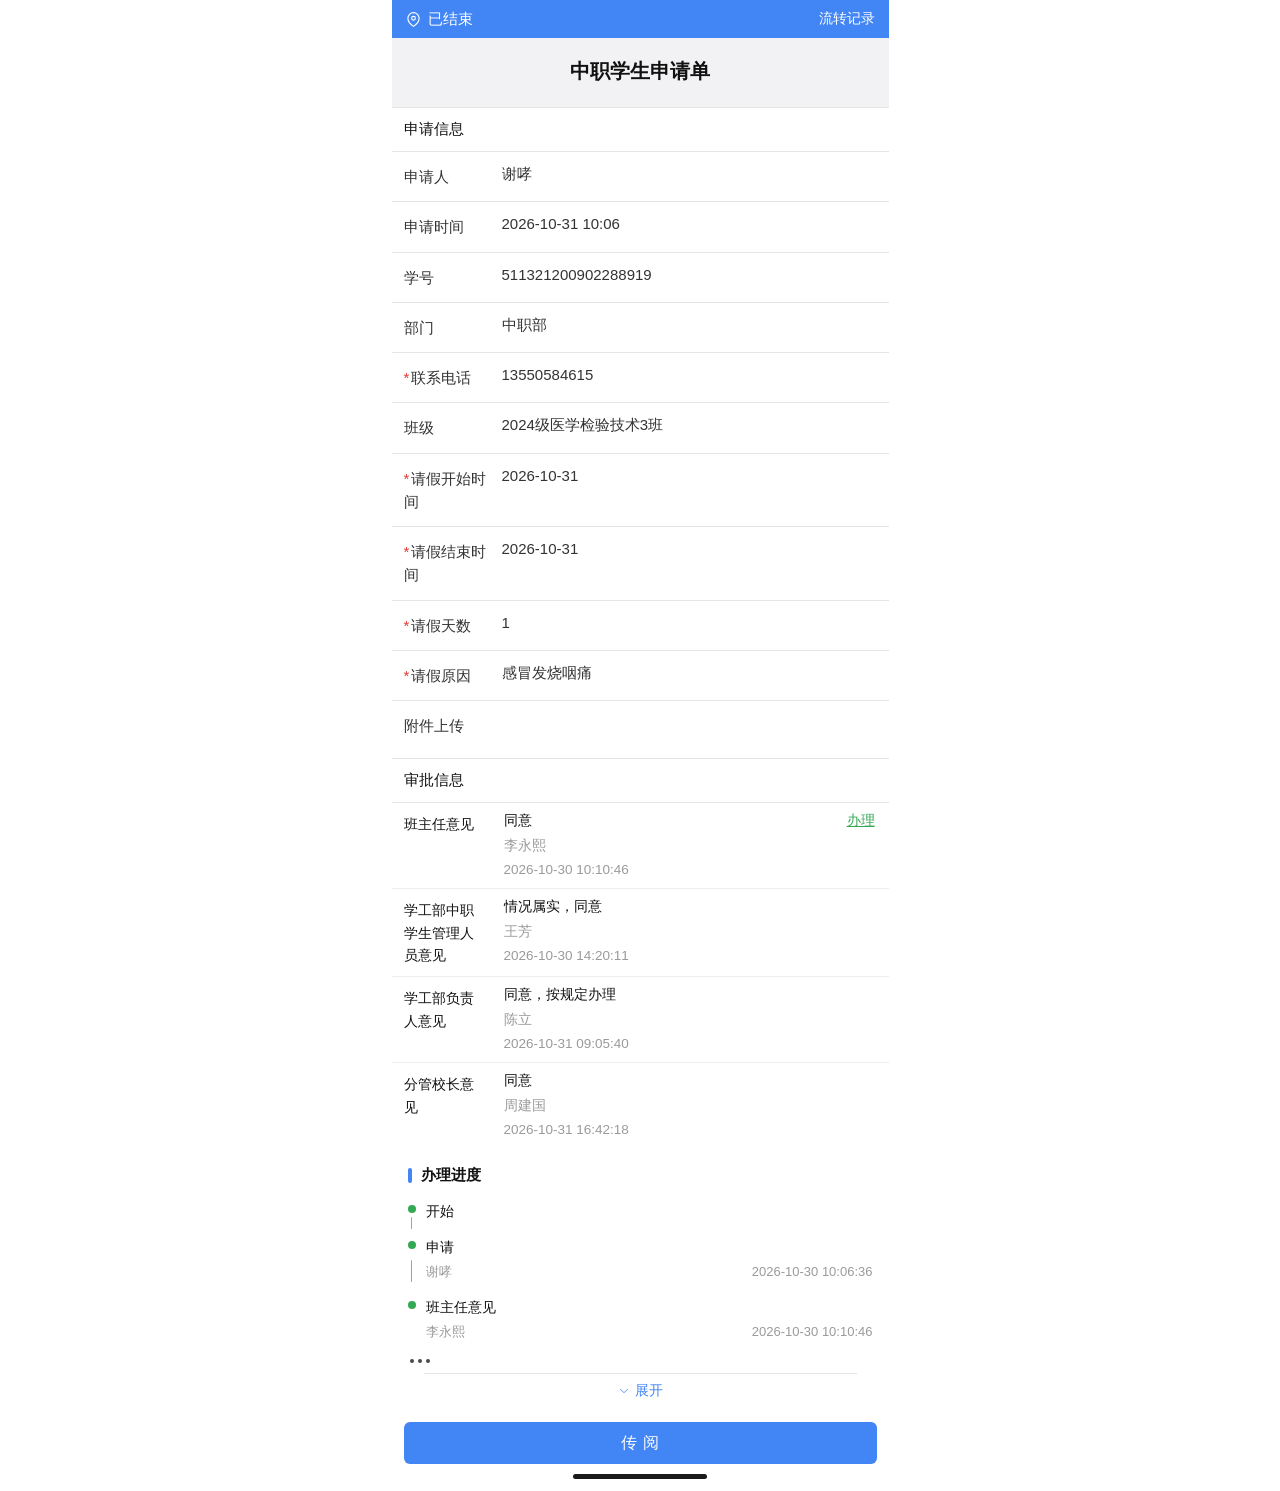
<file: detail.html>
<!DOCTYPE html>
<html lang="zh-CN">
<head>
<meta charset="UTF-8">
<meta name="viewport" content="width=device-width, initial-scale=1.0">
<title>中职学生请假流程</title>
<style>
  * { margin: 0; padding: 0; box-sizing: border-box; -webkit-tap-highlight-color: transparent; }
  body {
    font-family: -apple-system, "PingFang SC", "Helvetica Neue", "Microsoft YaHei", sans-serif;
    background: #fff;
    max-width: 497px;
    margin: 0 auto;
    min-height: 100vh;
    display: flex; flex-direction: column;
    color: #333;
  }

  /* ===== 应用导航栏 ===== */
  .navbar {
    background: #fbfbfb;
    padding: 10px 16px 6px;
    text-align: center;
    position: relative;
    border-bottom: 1px solid #ececec;
  }
  .navbar .close {
    position: absolute; left: 16px; top: 13px;
    font-size: 22px; font-weight: 300; color: #111; line-height: 1;
    text-decoration: none;
  }
  .navbar .more {
    position: absolute; right: 16px; top: 14px;
    display: flex; gap: 4px;
  }
  .navbar .more i {
    width: 5px; height: 5px; border-radius: 50%;
    background: #111; display: block;
  }
  .navbar h1 { font-size: 17px; font-weight: 600; color: #111; }
  .navbar .url { font-size: 11px; color: #8e8e93; margin-top: 3px; }

  /* ===== 蓝色状态条 ===== */
  .status-bar {
    background: #4285f4;
    color: #fff;
    display: flex; justify-content: space-between; align-items: center;
    height: 38px;
    padding: 0 14px;
    font-size: 15px;
  }
  .status-bar .left { display: flex; align-items: center; gap: 7px; }
  .pin-icon { width: 15px; height: 15px; flex-shrink: 0; }
  .status-bar .right { font-size: 14px; }

  /* 收起上方的分隔横线 */
  .divider { height: 1px; background: #e5e5e5; margin: 0 16px; }

  /* ===== 表单区 ===== */
  .form-list { background: #fff; }
  .form-item {
    display: flex;
    border-bottom: 1px solid #eee;
    position: relative;
  }
  .form-item .form-label {
    width: 96px; flex-shrink: 0;
    padding: 10px 2px 10px 12px;
    font-size: 14px; color: #111; line-height: 1.6;
  }
  .form-item .form-content {
    flex: 1; padding: 9px 14px 11px 16px;
    font-size: 14px; color: #111;
  }
  .form-item .handle {
    color: #34a853; font-size: 14px;
    position: absolute; right: 14px;
  }
  .form-content .sub { color: #9a9a9a; font-size: 13.5px; margin-top: 7px; }

  .gap { height: 6px; background: #fff; }

  /* ===== 申请单页面 ===== */
  .page-title {
    background: #f2f2f4;
    text-align: center;
    font-size: 20px; font-weight: 600; color: #111;
    padding: 20px 0 22px;
  }
  .section-head {
    background: #fff;
    padding: 12px 12px;
    font-size: 15px; color: #111;
    border-bottom: 1px solid #e5e5e5;
    border-top: 1px solid #e5e5e5;
  }
  .info-item {
    display: flex;
    background: #fff;
    border-bottom: 1px solid #e5e5e5;
  }
  .info-item .info-label {
    width: 110px; flex-shrink: 0;
    padding: 13px 4px 13px 12px;
    font-size: 15px; color: #333; line-height: 1.55;
  }
  .info-item .info-label .req { color: #e53935; margin-right: 2px; }
  .info-item .info-value {
    flex: 1;
    padding: 13px 14px 13px 0;
    font-size: 15px; color: #333;
  }

  /* ===== 办理进度卡片 ===== */
  .progress-card {
    background: #fff;
    padding: 12px 16px 0;
  }
  .progress-title {
    display: flex; align-items: center; gap: 9px;
    font-size: 15px; font-weight: 600; color: #111;
  }
  .progress-title::before {
    content: ""; width: 4px; height: 15px;
    background: #4285f4; border-radius: 3px;
  }
  
  .timeline { list-style: none; margin-top: 16px; }
  
  .timeline li {
    position: relative;
    padding-left: 18px;
    padding-bottom: 16px; /* 节点间距 */
  }
  .timeline li:last-child { padding-bottom: 10px; }
  
  .timeline li::before {
    content: ""; position: absolute; left: 0; top: 4px;
    width: 8px; height: 8px; border-radius: 50%;
    background: #34a853;
    z-index: 1;
  }
  
  /* 🌟 核心修复：定义好上下安全区（留白），利用 margin 自动完美居中 */
  .timeline li::after {
    content: ""; 
    position: absolute; 
    left: 3.5px; 
    width: 1px;
    background: #6fbf87;
    border-radius: 1px;
    
    top: 14px; /* 距离上方绿球底部有 2px 空隙 */
    bottom: 6px; /* 距离下方绿球顶部有 2px 空隙 */
    margin: auto 0; /* 在这段安全区内自动垂直居中 */
  }

  /* 🌟 第二、三根线：长度保持原样（22px），完美居中 */
  .timeline li:not(:first-child)::after {
    height: 22px; 
  }

  /* 🌟 第一根线：稍微加长（12px），完美居中 */
  .timeline li:first-child::after {
    height: 12px; 
  }

  .timeline li:last-child::after { display: none; }
  
  .timeline .step-name { 
    font-size: 14px; 
    color: #111; 
    font-weight: 500; 
    line-height: 20px; 
  }
  
  .timeline .detail {
    display: flex; justify-content: space-between;
    margin-top: 6px; 
    padding-left: 0; 
    font-size: 13px; color: #9a9a9a;
    line-height: 18px;
  }
  
  /* 强制数字等宽，右侧时间对齐 */
  .timeline .detail span:last-child {
    font-variant-numeric: tabular-nums; 
    font-feature-settings: "tnum";
    text-align: right;
  }

  /* 默认折叠 */
  .timeline li.extra { display: none; }
  .timeline.expanded li.extra { display: block; }
  
  /* 折叠时第三步下方不显示绿线 */
  .timeline:not(.expanded) li:nth-child(3)::after { display: none !important; }

  /* ===== 三个点精确对齐 ===== */
  .dots {
    display: flex;
    align-items: center;
    padding-left: 2px; 
    padding-top: 2px;
    padding-bottom: 10px;
  }
  .dots i {
    width: 4px;
    height: 4px;
    border-radius: 50%;
    background: #4a4a4a;
    display: block;
    flex-shrink: 0;
  }
  .dots i + i {
    margin-left: 4px; 
  }

  /* ===== 展开/收起按钮 ===== */
  .collapse {
    display: flex;
    justify-content: center;
    align-items: center;
    color: #4285f4;
    font-size: 14px;
    padding: 8px 0 14px;
    cursor: pointer;
  }
  .collapse .chev { 
    width: 14px; 
    height: 14px; 
    margin-right: 4px; 
    transition: transform .2s; 
  }
  .collapse.closed .chev { 
    transform: rotate(180deg); 
  }

  /* ===== 底部按钮 ===== */
  .footer {
    margin-top: auto;
    background: #fff;
    padding: 8px 12px 4px;
  }
  .btn-circulate {
    display: block; width: 100%;
    background: #4285f4; color: #fff;
    border: none; border-radius: 6px;
    height: 42px;
    font-size: 16px; letter-spacing: 6px; text-indent: 6px;
    cursor: pointer;
  }
  .btn-circulate:active { background: #3372dd; }

  .home-indicator {
    width: 134px; height: 5px; border-radius: 3px;
    background: #1a1a1a;
    margin: 10px auto 8px;
  }
</style>
</head>
<body>

  <div class="status-bar">
    <span class="left"><svg class="pin-icon" viewBox="0 0 24 24" fill="none" stroke="#ffffff" stroke-width="1.8" stroke-linecap="round" stroke-linejoin="round"><path d="M21 10c0 7-9 13-9 13s-9-6-9-13a9 9 0 0 1 18 0z"/><circle cx="12" cy="10" r="3"/></svg>已结束</span>
    <span class="right">流转记录</span>
  </div>

  <div class="page-title">中职学生申请单</div>

  <div class="section-head">申请信息</div>
  <div class="info-item">
    <div class="info-label">申请人</div>
    <div class="info-value">谢哮</div>
  </div>
  <div class="info-item">
    <div class="info-label">申请时间</div>
    <div class="info-value" data-t="applyTime">2026-10-31 10:06</div>
  </div>
  <div class="info-item">
    <div class="info-label">学号</div>
    <div class="info-value">511321200902288919</div>
  </div>
  <div class="info-item">
    <div class="info-label">部门</div>
    <div class="info-value">中职部</div>
  </div>
  <div class="info-item">
    <div class="info-label"><span class="req">*</span>联系电话</div>
    <div class="info-value">13550584615</div>
  </div>
  <div class="info-item">
    <div class="info-label">班级</div>
    <div class="info-value">2024级医学检验技术3班</div>
  </div>
  <div class="info-item">
    <div class="info-label"><span class="req">*</span>请假开始时间</div>
    <div class="info-value" data-t="leaveStart">2026-10-31</div>
  </div>
  <div class="info-item">
    <div class="info-label"><span class="req">*</span>请假结束时间</div>
    <div class="info-value" data-t="leaveEnd">2026-10-31</div>
  </div>
  <div class="info-item">
    <div class="info-label"><span class="req">*</span>请假天数</div>
    <div class="info-value" data-t="leaveDays">1</div>
  </div>
  <div class="info-item">
    <div class="info-label"><span class="req">*</span>请假原因</div>
    <div class="info-value" data-t="reason">感冒发烧咽痛</div>
  </div>
  <div class="info-item" style="border-bottom:none;">
    <div class="info-label">附件上传</div>
    <div class="info-value"></div>
  </div>

  <div class="section-head" style="margin-top:8px;">审批信息</div>

  <div class="form-list">
    <div class="form-item">
      <div class="form-label">班主任意见</div>
      <div class="form-content">
        <a class="handle" href="javascript:;">办理</a>
        <div>同意</div>
        <div class="sub">李永熙</div>
        <div class="sub" data-t="approveTime">2026-10-30 10:10:46</div>
      </div>
    </div>
    <div class="form-item">
      <div class="form-label">学工部中职学生管理人员意见</div>
      <div class="form-content">
        <div data-t="op2">情况属实，同意</div>
        <div class="sub">王芳</div>
        <div class="sub" data-t="op2Time">2026-10-30 14:20:11</div>
      </div>
    </div>
    <div class="form-item">
      <div class="form-label">学工部负责人意见</div>
      <div class="form-content">
        <div data-t="op3">同意，按规定办理</div>
        <div class="sub">陈立</div>
        <div class="sub" data-t="op3Time">2026-10-31 09:05:40</div>
      </div>
    </div>
    <div class="form-item" style="border-bottom:none;">
      <div class="form-label">分管校长意见</div>
      <div class="form-content">
        <div data-t="op4">同意</div>
        <div class="sub">周建国</div>
        <div class="sub" data-t="op4Time">2026-10-31 16:42:18</div>
      </div>
    </div>
  </div>

  <div class="gap"></div>

  <div class="progress-card">
    <div class="progress-title">办理进度</div>
    <ul class="timeline">
      <li>
        <div class="step-name">开始</div>
      </li>
      <li>
        <div class="step-name">申请</div>
        <div class="detail"><span>谢哮</span><span data-t="tlApply">2026-10-30 10:06:36</span></div>
      </li>
      <li>
        <div class="step-name">班主任意见</div>
        <div class="detail"><span>李永熙</span><span data-t="tlApprove">2026-10-30 10:10:46</span></div>
      </li>
      <li class="extra">
        <div class="step-name">学工部中职学生管理人员意见</div>
        <div class="detail"><span>王芳</span><span data-t="tl2">2026-10-30 14:20:11</span></div>
      </li>
      <li class="extra">
        <div class="step-name">学工部负责人意见</div>
        <div class="detail"><span>陈立</span><span data-t="tl3">2026-10-31 09:05:40</span></div>
      </li>
      <li class="extra">
        <div class="step-name">分管校长意见</div>
        <div class="detail"><span>周建国</span><span data-t="tl4">2026-10-31 16:42:18</span></div>
      </li>
      <li class="extra">
        <div class="step-name" data-t="endStep">已结束</div>
      </li>
    </ul>
    
    <div class="dots" id="dots"><i></i><i></i><i></i></div>
    <div class="divider"></div>
    
    <div class="collapse closed" id="btnCollapse">
      <svg class="chev" viewBox="0 0 24 24" fill="none" stroke="currentColor" stroke-width="1.5" stroke-linecap="round" stroke-linejoin="round"><polyline points="6 15 12 9 18 15"></polyline></svg>
      <span id="collapseText">展开</span>
    </div>
  </div>

  <script>
    window.__detailScriptRan = true;
    const btn = document.getElementById('btnCollapse');
    const tl = document.querySelector('.timeline');
    const dots = document.getElementById('dots');
    const text = document.getElementById('collapseText');
    btn.addEventListener('click', () => {
      const expanded = tl.classList.toggle('expanded');
      btn.classList.toggle('closed', !expanded);
      text.textContent = expanded ? '收起' : '展开';
      dots.style.display = expanded ? 'none' : 'flex';
    });
  </script>


  <div class="footer">
    <button class="btn-circulate" id="btnCirculate">传阅</button>
    <div class="home-indicator"></div>
  </div>

  <script>
    /* 传阅 / 办理：给个明确反馈，避免点了像没反应 */
    function detailToast(msg) {
      var t = document.getElementById('__dtToast');
      if (!t) {
        t = document.createElement('div');
        t.id = '__dtToast';
        t.style.cssText = 'position:fixed;left:50%;top:50%;transform:translate(-50%,-50%);' +
          'background:rgba(0,0,0,.78);color:#fff;font-size:14px;padding:11px 22px;' +
          'border-radius:8px;z-index:9999;pointer-events:none;opacity:0;transition:opacity .18s;';
        document.body.appendChild(t);
      }
      t.textContent = msg;
      t.style.opacity = '1';
      clearTimeout(t.__timer);
      t.__timer = setTimeout(function () { t.style.opacity = '0'; }, 1500);
    }
    var circ = document.getElementById('btnCirculate');
    if (circ) circ.addEventListener('click', function () { detailToast('已发起传阅'); });
    var handles = document.querySelectorAll('.handle');
    for (var hi = 0; hi < handles.length; hi++) {
      handles[hi].addEventListener('click', function (e) {
        e.preventDefault();
        detailToast('离线演示版，办理需连接服务器');
      });
    }
  </script>


</body>
</html>
</file>
<file: theme.css>
/* =====================================================================
   全站字体配置  ——  事务中心 1:1 复刻
   ---------------------------------------------------------------------
   ★ 改字体：只需改下面 --app-font 这一处，全站所有文字立即生效。
   ★ 图标字体 iconfont 已单独锁定，怎么改都不会乱码。
   ★ 想换字号：改 --app-size 即可（默认跟随原站）。
   ===================================================================== */
:root {
  /* ──────────────────────────────────────────────
     ① 主字体（正文 + 标题）—— 改这里！
     ────────────────────────────────────────────── */
  --app-font: -apple-system, BlinkMacSystemFont, "PingFang SC",
              "Hiragino Sans GB", "Microsoft YaHei", "微软雅黑", sans-serif;

  /* ── ② 全局字号（可加粗数字，如 16px / 1.1rem）── */
  --app-size: inherit;
}

/* ─────────────────────────────────────────────────
   覆盖全站所有文字元素（排除图标字体）
   ───────────────────────────────────────────────── */
html, body, div, span, p, a, h1, h2, h3, h4, h5, h6,
ul, ol, li, td, th, tr, caption, label, button,
input, textarea, select, option, i, em, strong, b, small,
header, footer, section, article, nav, aside, main, form, table {
  font-family: var(--app-font) !important;
}
html, body {
  font-size: var(--app-size);
}
button, input, textarea, select {
  font-family: var(--app-font) !important;
  font-size: var(--app-size);
}

/* ── 图标字体锁定（勿改，改了图标变乱码）── */
[class*="iconfont"] {
  font-family: "iconfont" !important;
}

/* =====================================================================
   常用中文字体替换示例（把上面 --app-font 的值换成下面任意一行即可）：

   系统字体（无需下载，直接填名字）：
     "Microsoft YaHei", "微软雅黑", sans-serif         微软雅黑
     "SimSun", "宋体", serif                           宋体
     "SimHei", "黑体", sans-serif                      黑体
     "KaiTi", "楷体", serif                            楷体
     "HarmonyOS Sans SC", "PingFang SC", sans-serif    鸿蒙黑体
     "MiSans", "PingFang SC", sans-serif               小米 MiSans
     "OPPO Sans", "PingFang SC", sans-serif            OPPO 字体
     "Vivo Sans", "PingFang SC", sans-serif            vivo 字体

   自己下载的字体（.ttf / .woff2 放进 font/ 目录，然后在下方 @font-face
   里填对文件名和字体名，再把 --app-font 改成那个名字）：
     思源黑体（Source Han Sans）、思源宋体、霞鹜文楷（LXGW WenKai）、
     得意黑（Smiley Sans）、阿里巴巴普惠体（Alibaba PuHuiTi）等
   ===================================================================== */

/* 自定义字体示例（把 font/你的字体.ttf 改成真实文件名，取消注释即可）：
@font-face {
  font-family: "MyFont";
  src: url("./font/MyFont.woff2") format("woff2"),
       url("./font/MyFont.ttf") format("truetype");
  font-weight: normal;
  font-style: normal;
}
然后把 --app-font 改成 "MyFont", sans-serif;
*/
</file>
